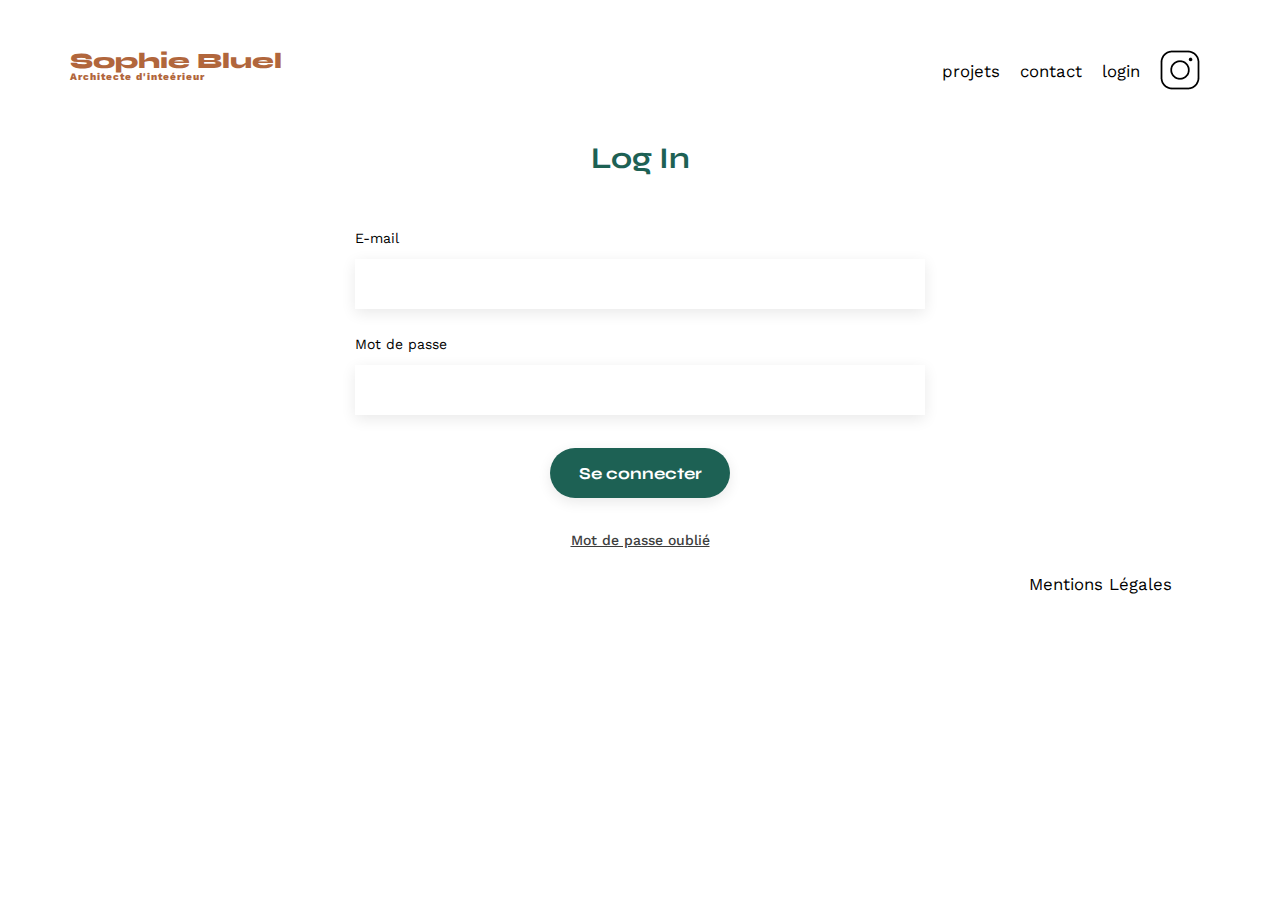
<file: FrontEnd/login.html>
<!DOCTYPE html>
<html lang="fr">
<head>
	<meta charset="UTF-8">
	<title>Sophie Bluel - Architecte d'intérieur</title>
	<meta name="viewport" content="width=device-width, initial-scale=1.0">
	<link rel="preconnect" href="https://fonts.googleapis.com">
	<link rel="preconnect" href="https://fonts.gstatic.com" crossorigin>
	<link href="https://fonts.googleapis.com/css2?family=Syne:wght@700;800&family=Work+Sans&display=swap" rel="stylesheet">
	<meta name="description" content="">
	<link rel="stylesheet" href="./assets/style.css">
	<script src="./login.js"></script>
</head>
<body>
	<div class="header_sophie">
	<h1>Sophie Bluel <span>Architecte d'inteérieur</span></h1>
	<nav>
		<ul>
			<a href="index.html">
				<li>projets</li>
			</a>
			<li>contact</li>
			<a href="login.html"><li>login</li></a>
			<li><img src="./assets/icons/instagram.png" alt="Instagram"></li>
		</ul>
	</nav>
</div>
<main>
    <section id="login">
		<h2>Log In</h2>
		<form action="#" method="post" id="loginForm">
			<label for="email">E-mail</label>
			<input type="email" name="email" id="email">
			<label for="motdepasse">Mot de passe</label>
			<input type="password" name="password" id="password">
			<input type="submit" value="Se connecter">
            <a class="motdepasseoublie">Mot de passe oublié</a>
		</form>
	</section>
</main>

<footer>
	<nav>
		<ul>
			<li>Mentions Légales</li>
		</ul>
	</nav>
</footer>
</body>
</html>
</file>
<file: FrontEnd/assets/style.css>
/* http://meyerweb.com/eric/tools/css/reset/
   v2.0 | 20110126
   License: none (public domain)
*/

html, body, div, span, applet, object, iframe,
h1, h2, h3, h4, h5, h6, p, blockquote, pre,
a, abbr, acronym, address, big, cite, code,
del, dfn, em, img, ins, kbd, q, s, samp,
small, strike, strong, sub, sup, tt, var,
b, u, i, center,
dl, dt, dd, ol, ul, li,
fieldset, form, label, legend,
table, caption, tbody, tfoot, thead, tr, th, td,
article, aside, canvas, details, embed,
figure, figcaption, footer, header, hgroup,
menu, nav, output, ruby, section, summary,
time, mark, audio, video {
	margin: 0;
	padding: 0;
	border: 0;
	font-size: 100%;
	font: inherit;
	vertical-align: baseline;

}
/* HTML5 display-role reset for older browsers */
article, aside, details, figcaption, figure,
footer, header, hgroup, menu, nav, section {
	display: block;
}
a {
	text-decoration: none;
	color: black;
}
body {
	line-height: 1;
}
ol, ul {
	list-style: none;
}
blockquote, q {
	quotes: none;
}
blockquote:before, blockquote:after,
q:before, q:after {
	content: '';
	content: none;
}
table {
	border-collapse: collapse;
	border-spacing: 0;
}
/** end reset css**/
body {
	max-width: 1140px;
	margin:auto;
	font-family: 'Work Sans' ;
	font-size: 14px;
}
.header_sophie {
	display: flex;
	justify-content: space-between;
	margin: 50px 0;
	width:100%;
}
section {
	margin: 50px 0
}

h1{
	display: flex;
	flex-direction: column;
	font-family: 'Syne';
	font-size: 22px;
	font-weight: 800;
	color: #B1663C
}

/** Buttons **/
.buttons-container {
	justify-content: center;
	gap: 20px;
}

.button-project {
	color: #1D6154;
	text-align: center;
	font-family: Syne;
	font-size: 16px;
	font-style: normal;
	font-weight: 700;
	line-height: normal;
	border-radius: 60px;
	border: 1px solid #1D6154;
	padding-left: 22px;
	padding-right: 22px;
	padding-top: 9px;
	padding-bottom: 9px;
}


h1 > span {
	font-family: 'Work Sans';
	font-size:10px;
	letter-spacing: 0.1em;
;
}

h2{
	font-family: 'Syne';
	font-weight: 700;
	font-size: 30px;
	color: #1D6154
}
nav ul {
	display: flex;
	align-items: center;
	list-style-type: none;

}
nav li {
	padding: 0 10px;
	font-size: 1.2em;
}

li:hover {
	color: #B1663C;
}
#introduction {
	display: flex;
	align-items: center;
}
#introduction figure {
	flex: 1
}
#introduction img {
	display: block;
	margin: auto;
	width: 80%;
}

#introduction article {
	flex: 1
}
#introduction h2 {
	margin-bottom: 1em;
}

#introduction p {
	margin-bottom: 0.5em;
}
#portfolio h2 {
	text-align: center;
	margin-bottom: 1em;
}
.projets_container {
	display: flex;
	flex-direction: row;
	justify-content: center;
	gap: 10px;
	
}
.modifier {
	align-self: center;
	display: flex;
	margin-bottom: 2em;
    gap: 10px;
	display: none;
}
.gallery {
	width: 100%;
	display: grid;
	grid-template-columns: 1fr 1fr 1fr;
	grid-column-gap: 20px;
	grid-row-gap: 20px;
}

.gallery img {
	width: 100%;

}
#contact  {
	width: 50%;
margin: auto;
}
#contact > * {
	text-align: center;

}
#contact h2{
	margin-bottom: 20px;
}
#contact form {
	text-align: left;
	margin-top:30px;
	display: flex;
	flex-direction: column;
}

#contact input {
	height: 50px;
	font-size: 1.2em;
	border: none;
	box-shadow: 0px 4px 14px rgba(0, 0, 0, 0.09);
}
#contact label {
	margin: 2em 0 1em 0;
}
#contact textarea {
	border: none;
	box-shadow: 0px 4px 14px rgba(0, 0, 0, 0.09);
}


/*logged in/mode edition*/
.header_modeedition{
	flex-direction: column;
	justify-content: center;
	width: 100%;
	height: auto;
	margin: 0;
	background-color: black;
	display: none;
}

.modeedition {
	align-self: center;
	padding: 20px;
	margin: 0;
	gap: 10px;
	color: white;
}

#login {
	width: 50%;
margin: auto;
}
#login > * {
	text-align: center;

}
#login h2{
	margin-bottom: 20px;
}
#login form {
	text-align: left;
	margin-top:30px;
	display: flex;
	flex-direction: column;
}

#login input {
	height: 50px;
	font-size: 1.2em;
	border: none;
	box-shadow: 0px 4px 14px rgba(0, 0, 0, 0.09);
}
#login label {
	margin: 2em 0 1em 0;
}
#login textarea {
	border: none;
	box-shadow: 0px 4px 14px rgba(0, 0, 0, 0.09);
}
input[type="submit"]{
	font-family: 'Syne';
	font-weight: 700;
	color: white;
	background-color: #1D6154;
	margin : 2em auto ;
	width: 180px;
	text-align: center;
	border-radius: 60px ;
}

footer nav ul {
	display: flex;
	justify-content: flex-end;
	margin: 2em
}

.motdepasseoublie {
	display: flex;
	justify-content: center;
	color: #3D3D3D;
	font-family: Work Sans;
	font-size: 14px;
	font-style: normal;
	font-weight: 500;
	line-height: normal;
	text-decoration-line: underline;
}

* {box-sizing: border-box;}

.modal {
	position: fixed;
	display: flex;
	align-items: center;
	justify-content: center;
	top: 0;
	left: 0;
	width: 100%;
	height: 100%;
	background: rgba(0, 0, 0, 0.30);
}

.modal-wrapper {
	display: flex;
	justify-content: center;
	flex-direction: column;
	width: 630px;
	height: auto;
	padding-top: 60px;
	padding-bottom: 60px;
	padding-left: 5%;
	padding-right: 5%;
	border-radius: 10px;
	background-color: white;
	position: relative;
}

.js-modal-close {
	border: none;
	background-color: #fff;
	font-size: 22px;
	position: absolute;
	top: 26px;
    right: 30px;
}

.gallerie-photo {
	color: #000;
	text-align: center;
	font-family: Work Sans;
	font-size: 26px;
	font-style: normal;
	font-weight: 400;
	line-height: normal;
	padding-bottom: 46px;
}

.gallery-modal {
	display: flex;
	flex-wrap: wrap;
	justify-content: flex-start;
}

.figure_modal {
	display: inline-block;
    position: relative;
	max-width: 78px;
    max-height: auto;
	margin-right: 10px;
	margin-bottom: 25px;
}

.trash-button {
	position: absolute;
	display: flex;
	justify-content: center;
	top: 4px;
	right: 15px;
	width: 17px;
	height: 17px;
	background-color: #000;
	border: none;
	border-radius: 2px;
}

.trash-icon {
	color: #fff;
	font-size: 10px;
	align-self: center;
	justify-content: center;
}

.line {
	width: 465px;
	height: 1px;
	background: #B3B3B3;
	margin-top: 38px;
	margin-bottom: 38px;
	
}

.line-2 {
	width: 420px;
	height: 1px;
	background: #B3B3B3;
	margin-top: 38px;
	margin-bottom: 38px;
}

.ajout-photo-container {
	display: flex;
	justify-content: center;
	flex-direction: column;
	align-self: center;
}

.ajouter-photo {
	display: flex;
	align-self: center;
	width: fit-content;
	height: auto;
	padding-left: 50px;
	padding-right: 50px;
	padding-top: 10px;
	padding-bottom: 10px;
	border-radius: 60px;
	background: #1D6154;
	color: #fff;
	color: #FFF;
	text-align: center;
	font-family: Syne;
	font-size: 14px;
	font-style: normal;
	font-weight: 700;
	line-height: normal;
	border: none;
}

.ajouter-image-container {
	display: flex;
	justify-content: center;
	flex-direction: column;
	border-radius: 3px;
	background: #E8F1F6;
	width: 420px;
	height: 169px;
}

.ajouter-button {
	display: flex;
	align-self: center;
	width: fit-content;
	height: auto;
	padding-left: 50px;
	padding-right: 50px;
	padding-top: 10px;
	padding-bottom: 10px;
	border-radius: 60px;
	background: #CBD6DC;
	color: #306685;
	text-align: center;
	font-family: Syne;
	font-size: 14px;
	font-style: normal;
	font-weight: 700;
	line-height: normal;
	border: none;
}

.valider-button-ko{
	background-color: #A7A7A7;
}

.valider-button-ok{
	background-color: #306685;
}


.fa-image {
	font-size: 80px;
	color: #B9C5CC;
	align-self: center;
	justify-content: center;
}

.valider-button {
	display: flex;
	align-self: center;
	width: fit-content;
	height: auto;
	color: #FFFFFF;
	padding-left: 50px;
	padding-right: 50px;
	padding-top: 10px;
	padding-bottom: 10px;
	border-radius: 60px;
	text-align: center;
	font-family: Syne;
	font-size: 14px;
	font-style: normal;
	font-weight: 700;
	line-height: normal;
	border: none;
}

.text_sizephoto {
	justify-content: center;
	align-self: center;
	color: #444;
	text-align: center;
	font-family: Work Sans;
	font-size: 10px;
	font-style: normal;
	font-weight: 400;
	line-height: normal;
}

.titre-box {
	width: 420px;
	height: 51px;
	flex-shrink: 0;
	background: #FFF;
	box-shadow: 0px 4px 14px 0px rgba(0, 0, 0, 0.09);
	border: none;
	
}

.titre-text {
	color: #3D3D3D;
	font-family: Work Sans;
	font-size: 14px;
	font-style: normal;
	font-weight: 500;
	line-height: normal;
	padding-top: 30px;
	padding-bottom: 10px;
}

.preview-img-size {
	display: flex;
	justify-content: center;
	align-self: center;
	width: 76px;
	height:76px;
}

.input-work {
	display: none;
}

.img-size {
	display: flex;
	justify-content: center;
	align-self: center;
	height: 169px;
	width: auto;
}

.container-forms {
	display: flex;
	flex-direction: column;
}

/* Style for the input inside the wrapper */
.select-categorie-input {
	width: 100%;
	padding: 8px;
	}

/* Style for the select inside the wrapper */
.select-categorie-dropdown {
width: 100%;
padding: 8px;
position: absolute;
top: 0;
left: 0;
opacity: 0;
pointer-events: none;
}

/* Style for the wrapper div */
.select-categorie-wrapper {
	position: relative;
	display: inline-block;
  }
</file>
